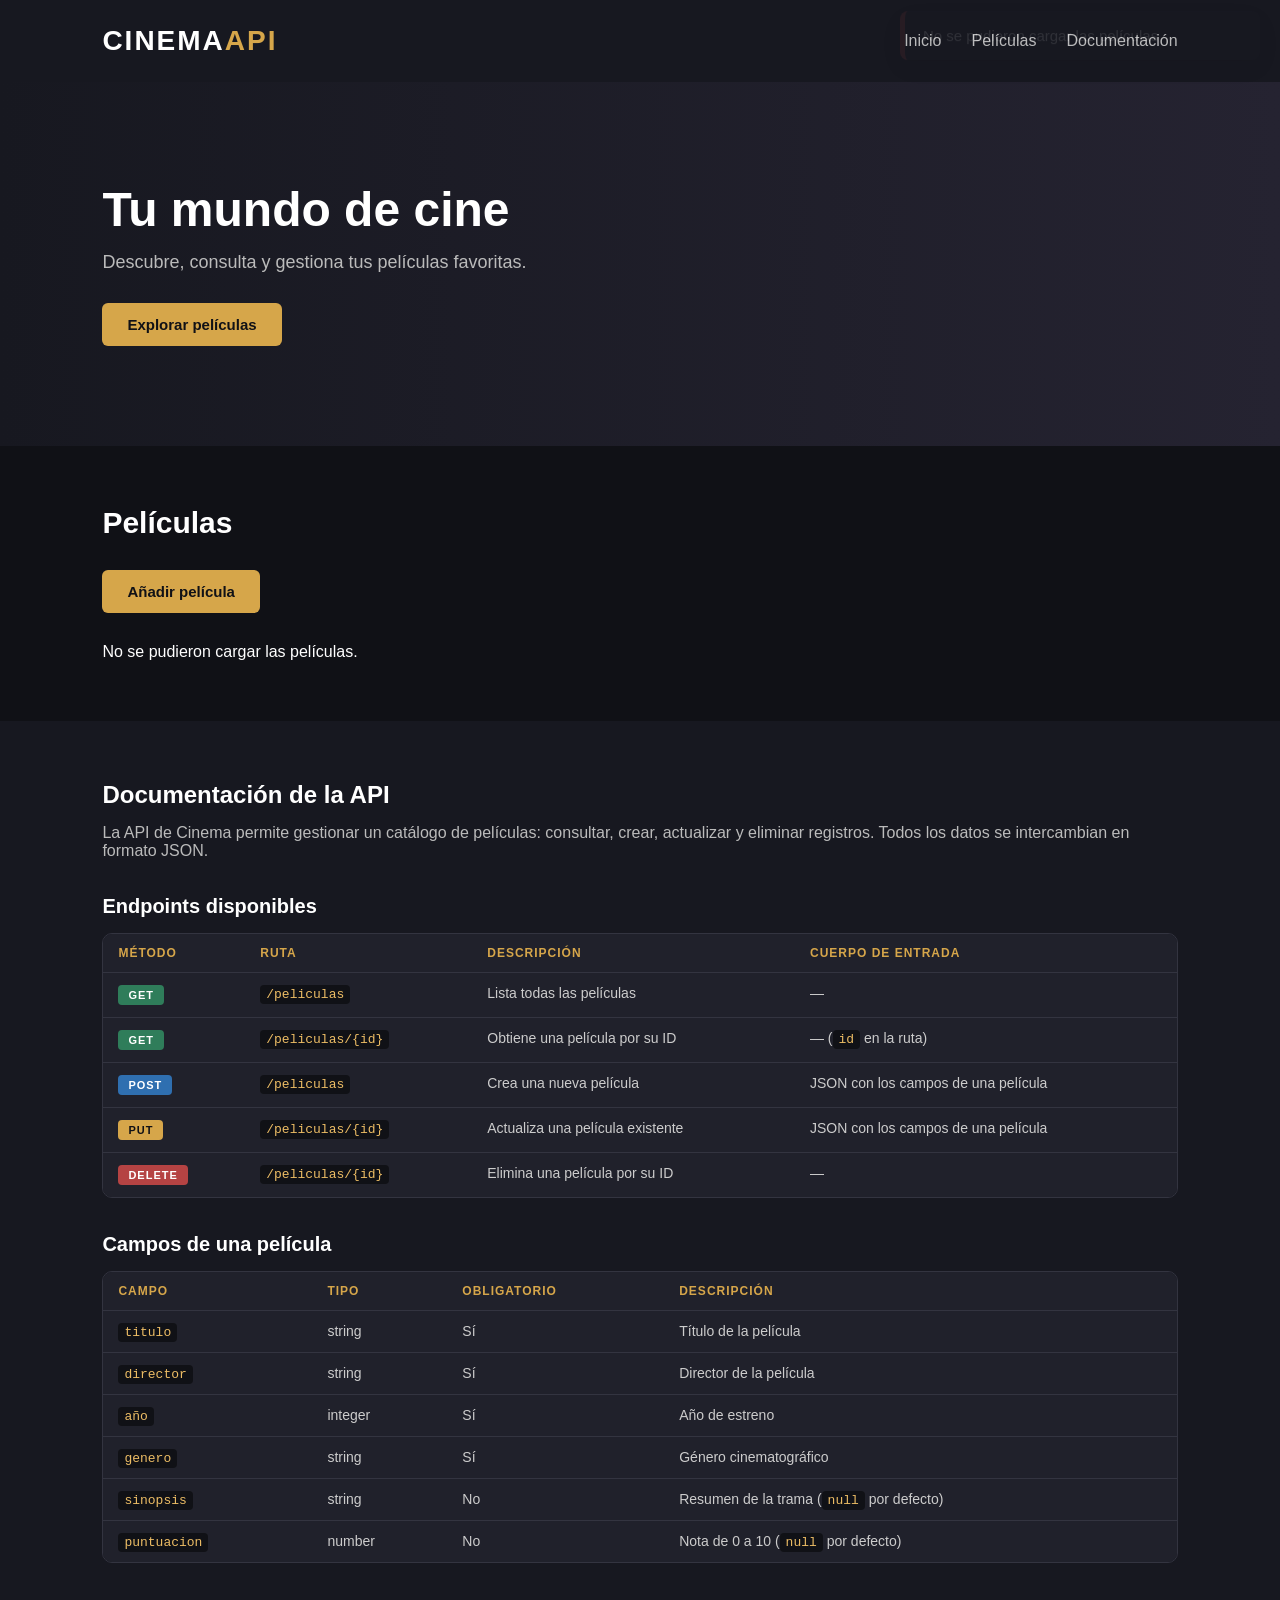
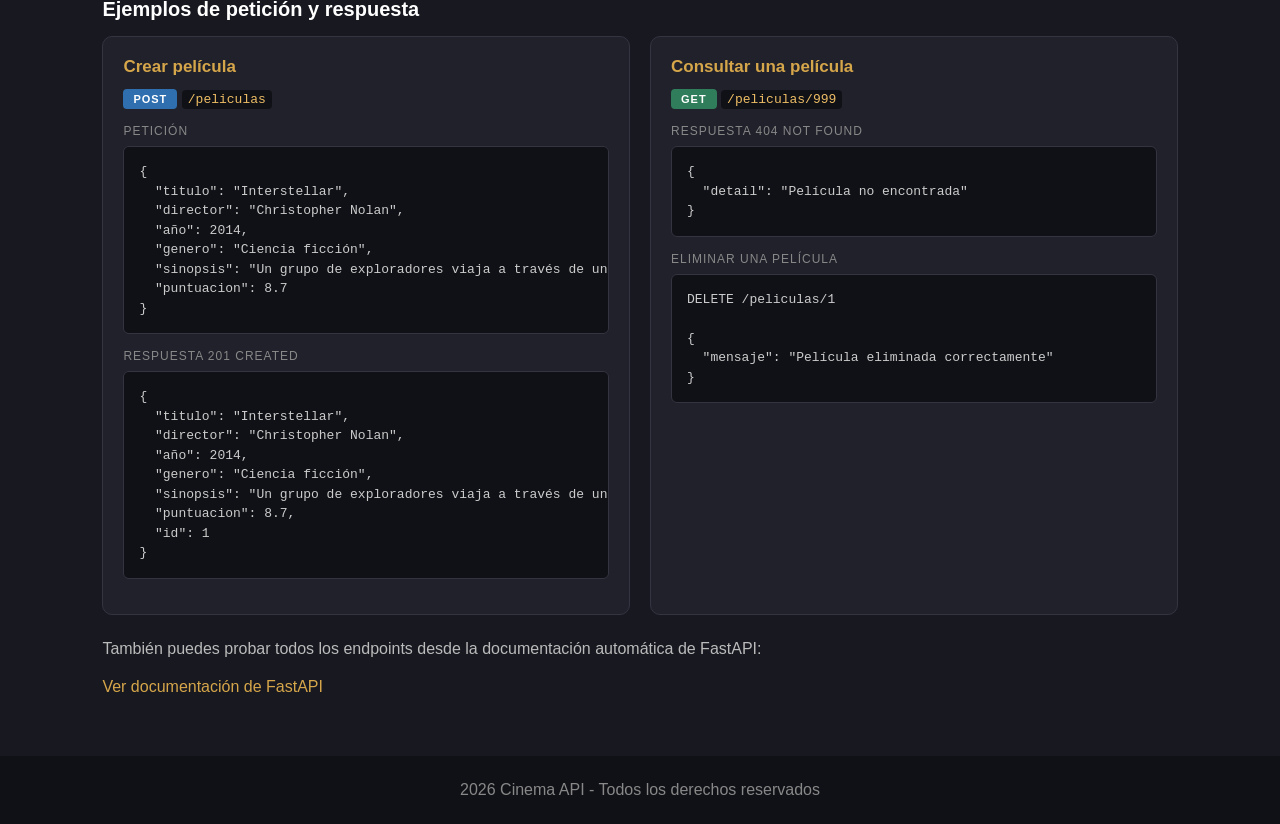
<file: index.html>
<!DOCTYPE html>
<html lang="es">
<head>
    <meta charset="UTF-8">
    <meta http-equiv="refresh" content="0; url=Frontend/index.html">
    <title>Cinema API</title>
</head>
<body>
    <p>Redirigiendo a la aplicación... <a href="Frontend/index.html">Entrar</a></p>
</body>
</html>
</file>
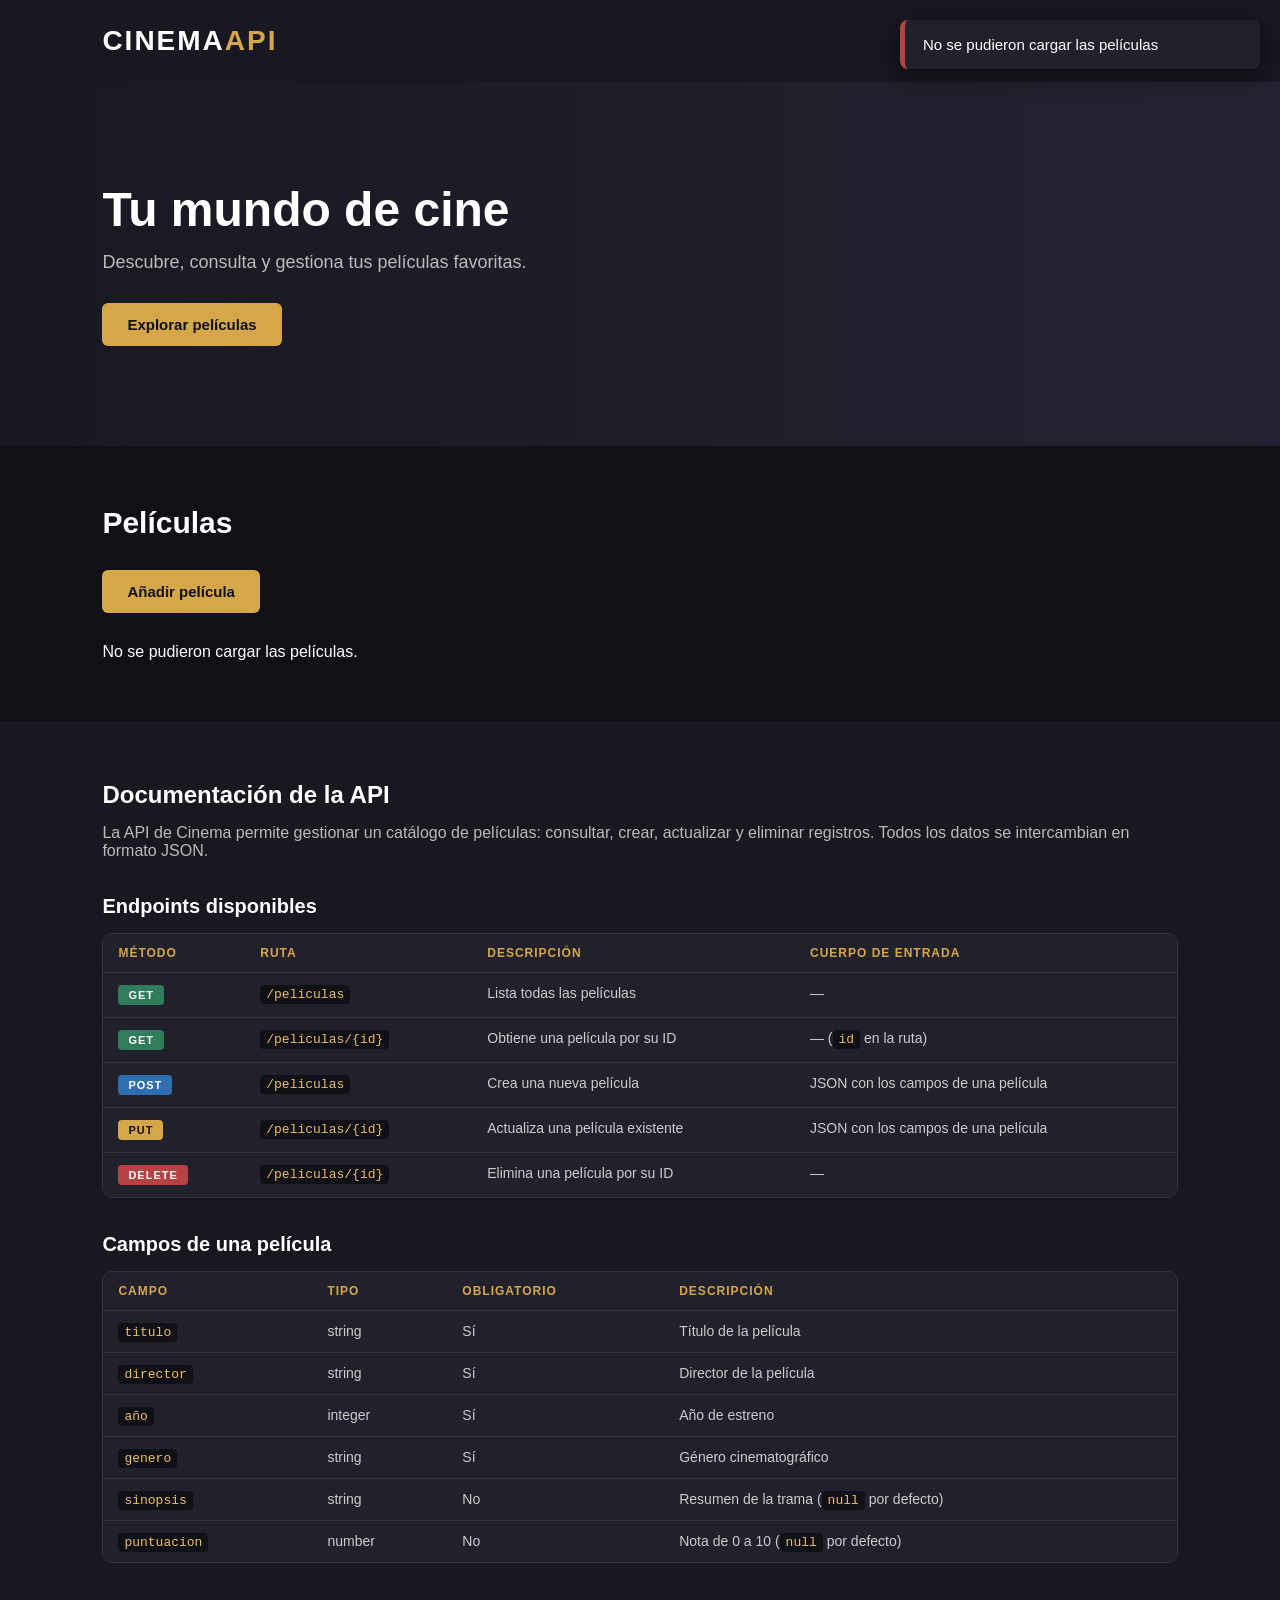
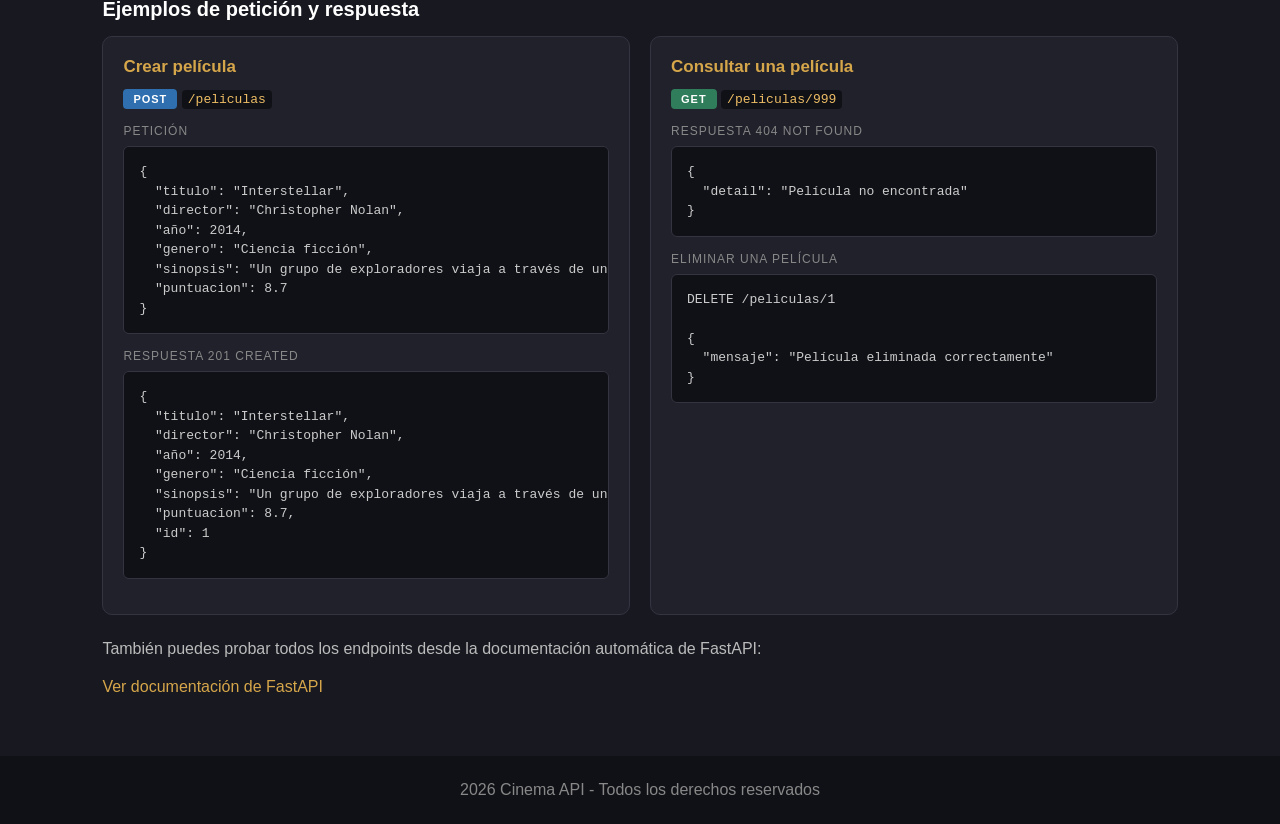
<file: Frontend/index.html>
<!DOCTYPE html>
<html lang="es">
<head>
    <meta charset="UTF-8">
    <meta name="viewport" content="width=device-width, initial-scale=1.0">
    <meta name="description" content="Cinema API: consulta, añade, edita y elimina películas.">
    <title>Cinema API</title>
    <link rel="stylesheet" href="style.css">
</head>
<body>

    <header>
        <h1>CINEMA<span>API</span></h1>

        <nav>
            <a href="#inicio">Inicio</a>
            <a href="#peliculas">Películas</a>
            <a href="#documentacion">Documentación</a>
        </nav>
    </header>

    <main>

        <section id="inicio" class="hero">
            <h2>Tu mundo de cine</h2>
            <p>Descubre, consulta y gestiona tus películas favoritas.</p>
            <a href="#peliculas" class="boton">Explorar películas</a>
        </section>

        <section id="peliculas" class="peliculas">
            <h2>Películas</h2>
            <button id="mostrar-formulario" class="boton">
                Añadir película
            </button>
            <div id="lista-peliculas" class="grid-peliculas"></div>
        </section>

        <section id="formulario-pelicula" class="formulario" style="display: none;">
            <h2 id="titulo-formulario">Añadir película</h2>

            <form id="form-pelicula" autocomplete="off">
                <input type="text" id="titulo" placeholder="Título" required>
                <input type="text" id="director" placeholder="Director" required>
                <input type="number" id="año" placeholder="Año" step="1" required>
                <input type="text" id="genero" placeholder="Género" required>
                <textarea id="sinopsis" placeholder="Sinopsis" required></textarea>
                <input type="number" id="puntuacion" placeholder="Puntuación" step="0.1" min="0" max="10" required>

                <div class="acciones-formulario">
                    <button type="submit" class="boton">Guardar película</button>
                    <button type="button" id="cancelar-formulario" class="boton boton-secundario">Cancelar</button>
                </div>
            </form>
        </section>

        <section id="detalle-pelicula" class="detalle-pelicula" style="display: none;">
            <button id="volver-btn" class="boton">Volver a películas</button>

            <div id="informacion-pelicula"></div>
        </section>

        <section id="documentacion" class="documentacion">
            <h2>Documentación de la API</h2>
            <p>La API de Cinema permite gestionar un catálogo de películas: consultar, crear, actualizar y eliminar registros. Todos los datos se intercambian en formato JSON.</p>

            <h3 class="doc-subtitulo">Endpoints disponibles</h3>
            <div class="tabla-scroll">
                <table class="tabla-endpoints">
                    <thead>
                        <tr>
                            <th>Método</th>
                            <th>Ruta</th>
                            <th>Descripción</th>
                            <th>Cuerpo de entrada</th>
                        </tr>
                    </thead>
                    <tbody>
                        <tr>
                            <td><span class="metodo get">GET</span></td>
                            <td><code>/peliculas</code></td>
                            <td>Lista todas las películas</td>
                            <td>—</td>
                        </tr>
                        <tr>
                            <td><span class="metodo get">GET</span></td>
                            <td><code>/peliculas/{id}</code></td>
                            <td>Obtiene una película por su ID</td>
                            <td>— (<code>id</code> en la ruta)</td>
                        </tr>
                        <tr>
                            <td><span class="metodo post">POST</span></td>
                            <td><code>/peliculas</code></td>
                            <td>Crea una nueva película</td>
                            <td>JSON con los campos de una película</td>
                        </tr>
                        <tr>
                            <td><span class="metodo put">PUT</span></td>
                            <td><code>/peliculas/{id}</code></td>
                            <td>Actualiza una película existente</td>
                            <td>JSON con los campos de una película</td>
                        </tr>
                        <tr>
                            <td><span class="metodo delete">DELETE</span></td>
                            <td><code>/peliculas/{id}</code></td>
                            <td>Elimina una película por su ID</td>
                            <td>—</td>
                        </tr>
                    </tbody>
                </table>
            </div>

            <h3 class="doc-subtitulo">Campos de una película</h3>
            <div class="tabla-scroll">
                <table class="tabla-endpoints">
                    <thead>
                        <tr>
                            <th>Campo</th>
                            <th>Tipo</th>
                            <th>Obligatorio</th>
                            <th>Descripción</th>
                        </tr>
                    </thead>
                    <tbody>
                        <tr>
                            <td><code>titulo</code></td>
                            <td>string</td>
                            <td>Sí</td>
                            <td>Título de la película</td>
                        </tr>
                        <tr>
                            <td><code>director</code></td>
                            <td>string</td>
                            <td>Sí</td>
                            <td>Director de la película</td>
                        </tr>
                        <tr>
                            <td><code>año</code></td>
                            <td>integer</td>
                            <td>Sí</td>
                            <td>Año de estreno</td>
                        </tr>
                        <tr>
                            <td><code>genero</code></td>
                            <td>string</td>
                            <td>Sí</td>
                            <td>Género cinematográfico</td>
                        </tr>
                        <tr>
                            <td><code>sinopsis</code></td>
                            <td>string</td>
                            <td>No</td>
                            <td>Resumen de la trama (<code>null</code> por defecto)</td>
                        </tr>
                        <tr>
                            <td><code>puntuacion</code></td>
                            <td>number</td>
                            <td>No</td>
                            <td>Nota de 0 a 10 (<code>null</code> por defecto)</td>
                        </tr>
                    </tbody>
                </table>
            </div>

            <h3 class="doc-subtitulo">Ejemplos de petición y respuesta</h3>
            <div class="doc-ejemplos">
                <article class="ejemplo">
                    <h3>Crear película</h3>
                    <p class="ejemplo-ruta"><span class="metodo post">POST</span> <code>/peliculas</code></p>

                    <p class="ejemplo-etiqueta">Petición</p>
                    <pre><code>{
  "titulo": "Interstellar",
  "director": "Christopher Nolan",
  "año": 2014,
  "genero": "Ciencia ficción",
  "sinopsis": "Un grupo de exploradores viaja a través de un agujero de gusano.",
  "puntuacion": 8.7
}</code></pre>

                    <p class="ejemplo-etiqueta">Respuesta 201 Created</p>
                    <pre><code>{
  "titulo": "Interstellar",
  "director": "Christopher Nolan",
  "año": 2014,
  "genero": "Ciencia ficción",
  "sinopsis": "Un grupo de exploradores viaja a través de un agujero de gusano.",
  "puntuacion": 8.7,
  "id": 1
}</code></pre>
                </article>

                <article class="ejemplo">
                    <h3>Consultar una película</h3>
                    <p class="ejemplo-ruta"><span class="metodo get">GET</span> <code>/peliculas/999</code></p>

                    <p class="ejemplo-etiqueta">Respuesta 404 Not Found</p>
                    <pre><code>{
  "detail": "Película no encontrada"
}</code></pre>

                    <p class="ejemplo-etiqueta">Eliminar una película</p>
                    <pre><code>DELETE /peliculas/1

{
  "mensaje": "Película eliminada correctamente"
}</code></pre>
                </article>
            </div>

            <p>También puedes probar todos los endpoints desde la documentación automática de FastAPI:</p>
            <a href="http://127.0.0.1:8000/docs" target="_blank">
                Ver documentación de FastAPI
            </a>
        </section>

    </main>

    <footer>
        <p>2026 Cinema API - Todos los derechos reservados</p>
    </footer>

    <script src="script.js"></script>
</body>
</html>
</file>
<file: Frontend/style.css>
/* =====================================================================
   ESTILOS BASE (MÓVIL)  ->  Mobile First
   Todo lo que hay aquí es el diseño para pantallas pequeñas.
   El escritorio se mejora más abajo con @media (min-width: 601px).
   ===================================================================== */

* {
    margin: 0;
    padding: 0;
    box-sizing: border-box;
}

body {
    font-family: Arial, sans-serif;
    background-color: #101116;
    color: white;
}

/* Cabecera en columna para móvil */
header {
    display: flex;
    flex-direction: column;
    align-items: center;
    gap: 20px;
    padding: 25px 8%;
    background-color: #171820;
}

header h1 {
    font-size: 28px;
    letter-spacing: 2px;
}

header h1 span {
    color: #d6a64a;
}

/* Navegación que se adapta y se centra en móvil */
nav {
    display: flex;
    flex-wrap: wrap;
    justify-content: center;
    gap: 15px;
}

nav a {
    color: #cccccc;
    text-decoration: none;
    transition: 0.3s;
}

nav a:hover {
    color: #d6a64a;
}

.hero {
    padding: 70px 8%;
    background: linear-gradient(90deg, #171820, #252331);
}

.hero h2 {
    font-size: 34px;
    margin-bottom: 15px;
}

.hero p {
    color: #bbbbbb;
    font-size: 16px;
    margin-bottom: 30px;
}

.boton {
    display: inline-block;
    background-color: #d6a64a;
    color: #101116;
    padding: 13px 25px;
    border: none;
    border-radius: 6px;
    text-decoration: none;
    font-family: inherit;
    font-size: 15px;
    font-weight: bold;
    cursor: pointer;
    transition: 0.3s;
}

.boton:hover {
    background-color: #edbd65;
}

.peliculas {
    padding: 40px 6%;
}

.peliculas h2 {
    font-size: 30px;
    margin-bottom: 30px;
}

#mostrar-formulario {
    margin-bottom: 30px;
}

/* Grid que se adapta solo al ancho disponible */
.grid-peliculas {
    display: grid;
    grid-template-columns: repeat(auto-fit, minmax(min(200px, 100%), 1fr));
    gap: 25px;
}

.documentacion {
    padding: 40px 6%;
    background-color: #171820;
}

.documentacion h2 {
    margin-bottom: 15px;
}

.documentacion p {
    color: #bbbbbb;
    margin-bottom: 20px;
}

.documentacion a {
    color: #d6a64a;
    text-decoration: none;
}

.documentacion a:hover {
    text-decoration: underline;
}

.doc-subtitulo {
    font-size: 20px;
    margin: 35px 0 15px;
}

.tabla-scroll {
    overflow-x: auto;
    margin-bottom: 10px;
    border: 1px solid #333440;
    border-radius: 10px;
}

.tabla-endpoints {
    width: 100%;
    min-width: 560px;
    border-collapse: collapse;
    background-color: #20212b;
}

.tabla-endpoints th,
.tabla-endpoints td {
    padding: 12px 15px;
    text-align: left;
    vertical-align: top;
    font-size: 14px;
    color: #cccccc;
    border-bottom: 1px solid #333440;
}

.tabla-endpoints th {
    color: #d6a64a;
    font-size: 12px;
    text-transform: uppercase;
    letter-spacing: 1px;
    white-space: nowrap;
}

.tabla-endpoints tbody tr:last-child td {
    border-bottom: none;
}

.documentacion code {
    padding: 2px 6px;
    border-radius: 4px;
    background-color: #101116;
    color: #edbd65;
    font-family: Consolas, "Courier New", monospace;
    font-size: 13px;
}

.metodo {
    display: inline-block;
    padding: 4px 10px;
    border-radius: 4px;
    font-size: 11px;
    font-weight: bold;
    letter-spacing: 1px;
    color: #ffffff;
}

.metodo.get {
    background-color: #2f7d5a;
}

.metodo.post {
    background-color: #2f6fb0;
}

.metodo.put {
    background-color: #d6a64a;
    color: #101116;
}

.metodo.delete {
    background-color: #b54343;
}

.doc-ejemplos {
    display: grid;
    grid-template-columns: repeat(auto-fit, minmax(min(260px, 100%), 1fr));
    gap: 20px;
    margin-bottom: 25px;
}

.ejemplo {
    background-color: #20212b;
    border: 1px solid #333440;
    border-radius: 10px;
    padding: 20px;
}

.documentacion .ejemplo h3 {
    color: #d6a64a;
    font-size: 17px;
    margin-bottom: 12px;
}

.documentacion .ejemplo-ruta {
    margin-bottom: 15px;
}

.documentacion .ejemplo-etiqueta {
    color: #888888;
    font-size: 12px;
    text-transform: uppercase;
    letter-spacing: 1px;
    margin-bottom: 8px;
}

.ejemplo pre {
    background-color: #101116;
    border: 1px solid #333440;
    border-radius: 6px;
    padding: 15px;
    margin-bottom: 15px;
    overflow-x: auto;
}

.ejemplo pre code {
    padding: 0;
    background: none;
    color: #cccccc;
    line-height: 1.5;
    white-space: pre;
}

footer {
    text-align: center;
    padding: 25px;
    color: #888888;
    background-color: #101116;
}

.tarjeta-pelicula {
    display: flex;
    flex-direction: column;
    background-color: #20212b;
    padding: 20px;
    border-radius: 10px;
    border: 1px solid #333440;
    transition: 0.3s;
}

.tarjeta-pelicula:hover {
    transform: translateY(-5px);
    border-color: #d6a64a;
}

.tarjeta-pelicula h3 {
    color: #d6a64a;
    margin-bottom: 15px;
}

.tarjeta-pelicula p {
    color: #cccccc;
    margin-bottom: 10px;
}

.tarjeta-pelicula .sinopsis {
    display: -webkit-box;
    -webkit-line-clamp: 3;
    -webkit-box-orient: vertical;
    overflow: hidden;
}

.acciones-tarjeta {
    display: flex;
    flex-wrap: wrap;
    gap: 8px;
    margin-top: auto;
    padding-top: 15px;
}

.acciones-tarjeta .boton {
    padding: 9px 14px;
    font-size: 14px;
}

.boton-secundario {
    background-color: #333440;
    color: #ffffff;
}

.boton-secundario:hover {
    background-color: #43455a;
}

.boton-peligro {
    background-color: #b54343;
    color: #ffffff;
}

.boton-peligro:hover {
    background-color: #d45656;
}

.formulario {
    padding: 40px 6%;
}

.formulario h2 {
    font-size: 30px;
    margin-bottom: 30px;
}

.formulario form {
    display: flex;
    flex-direction: column;
    gap: 15px;
    max-width: 600px;
    background-color: #20212b;
    padding: 20px;
    border-radius: 10px;
    border: 1px solid #333440;
}

.formulario input,
.formulario textarea {
    width: 100%;
    padding: 12px 14px;
    background-color: #171820;
    border: 1px solid #333440;
    border-radius: 6px;
    color: #ffffff;
    font-family: inherit;
    font-size: 15px;
}

.formulario input:focus,
.formulario textarea:focus {
    outline: none;
    border-color: #d6a64a;
}

.formulario ::placeholder {
    color: #888888;
}

.formulario textarea {
    min-height: 120px;
    resize: vertical;
}

.acciones-formulario {
    display: flex;
    flex-wrap: wrap;
    gap: 10px;
    margin-top: 5px;
}

.detalle-pelicula {
    padding: 40px 6%;
}

.detalle-pelicula h2 {
    color: #d6a64a;
    margin: 25px 0;
}

.detalle-pelicula p {
    color: #cccccc;
    margin-bottom: 15px;
}

/* =====================================================================
   ESCRITORIO (>= 601px)  ->  Mejora progresiva sobre el diseño móvil
   ===================================================================== */

@media (min-width: 601px) {
    header {
        flex-direction: row;
        justify-content: space-between;
        gap: 0;
        padding: 25px 8%;
    }

    nav {
        flex-wrap: nowrap;
        justify-content: flex-start;
        gap: 30px;
    }

    .hero {
        padding: 100px 8%;
    }

    .hero h2 {
        font-size: 48px;
    }

    .hero p {
        font-size: 18px;
    }

    .peliculas,
    .documentacion,
    .formulario,
    .detalle-pelicula {
        padding: 60px 8%;
    }

    .formulario form {
        padding: 30px;
    }
}

/* =====================================================================
   R6 - Avisos visuales y estados de carga
   ===================================================================== */

.estado-cargando {
    color: #bbbbbb;
    font-style: italic;
}

.boton:disabled {
    opacity: 0.65;
    cursor: wait;
}

.toasts {
    position: fixed;
    top: 20px;
    right: 20px;
    left: 20px;
    z-index: 1000;
    display: flex;
    flex-direction: column;
    align-items: flex-end;
    gap: 10px;
    pointer-events: none;
}

.toast {
    width: 100%;
    max-width: 360px;
    padding: 14px 18px;
    border-radius: 8px;
    border-left: 5px solid #2f6fb0;
    background-color: #20212b;
    color: #ffffff;
    font-size: 15px;
    line-height: 1.4;
    box-shadow: 0 8px 24px rgba(0, 0, 0, 0.45);
    animation: toast-entrada 0.25s ease-out;
}

.toast-success {
    border-left-color: #2f7d5a;
}

.toast-error {
    border-left-color: #b54343;
}

@keyframes toast-entrada {
    from {
        opacity: 0;
        transform: translateY(-10px);
    }

    to {
        opacity: 1;
        transform: translateY(0);
    }
}
</file>
